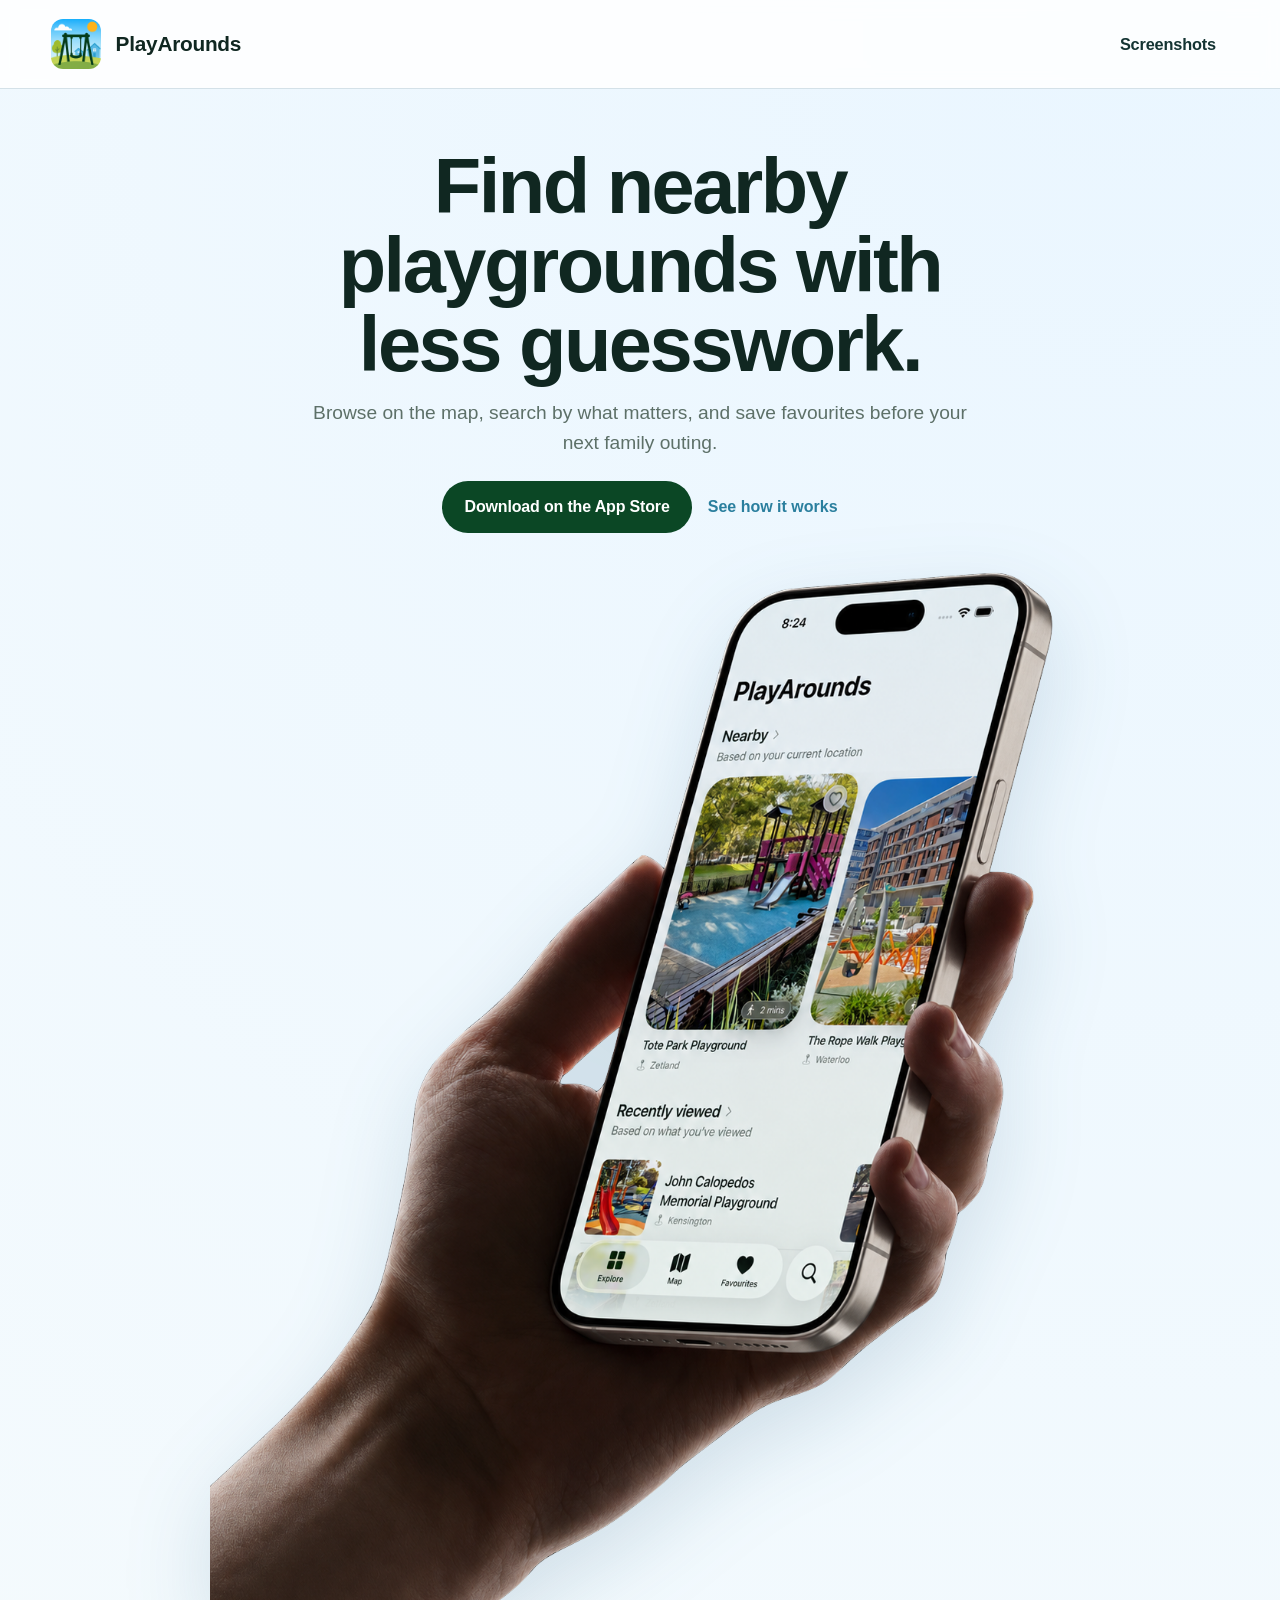
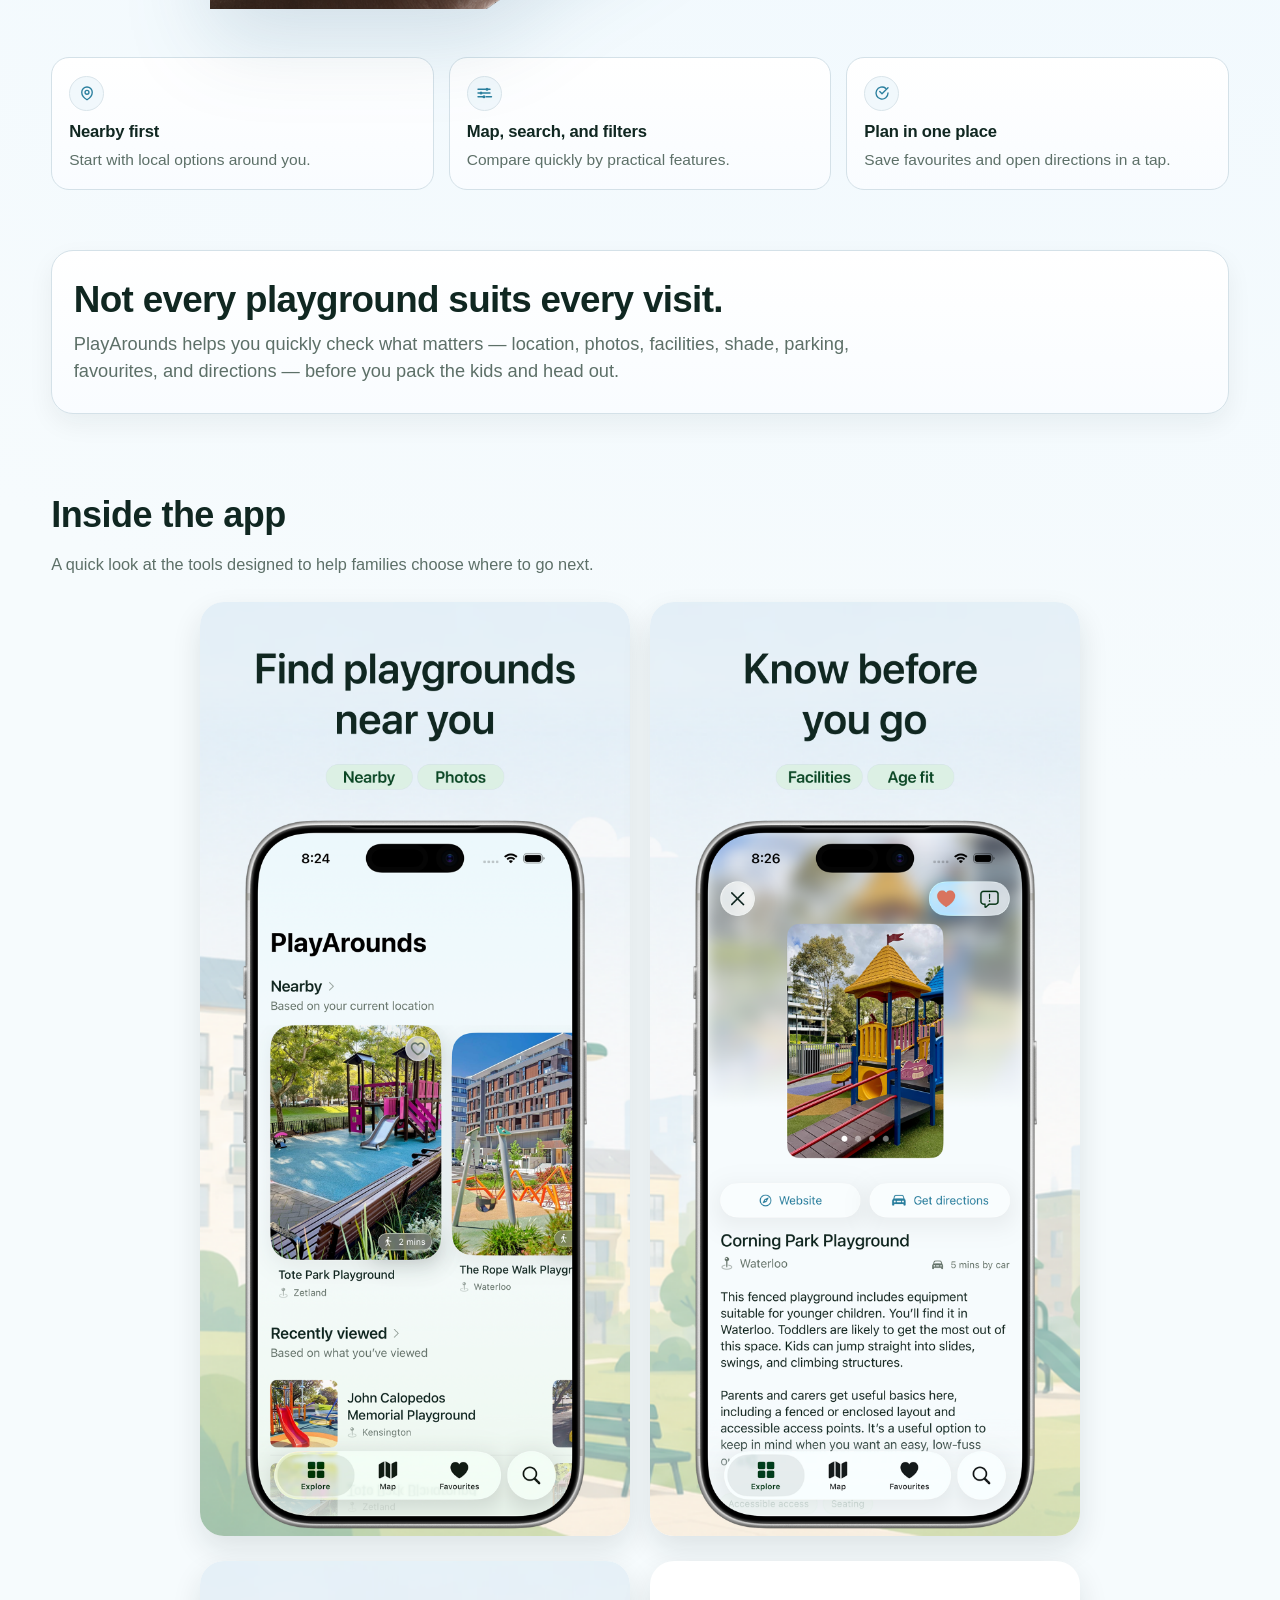
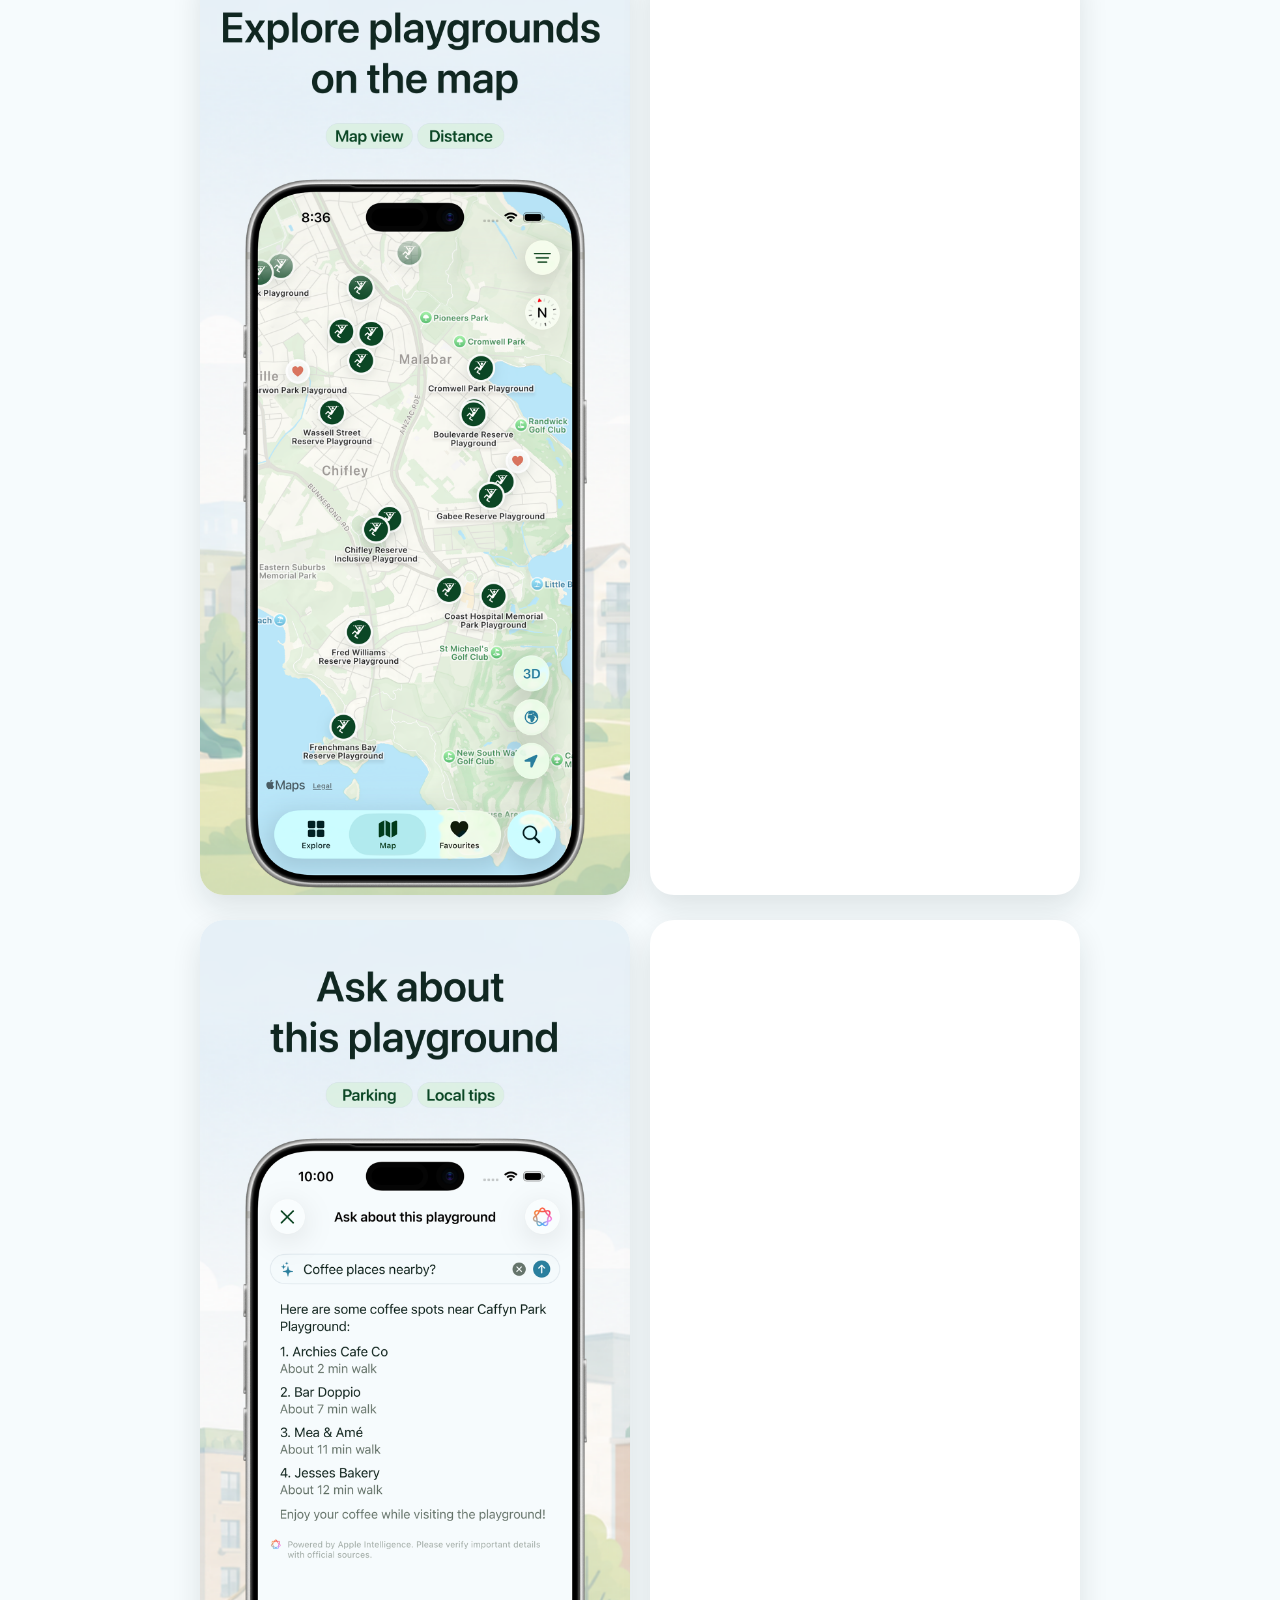
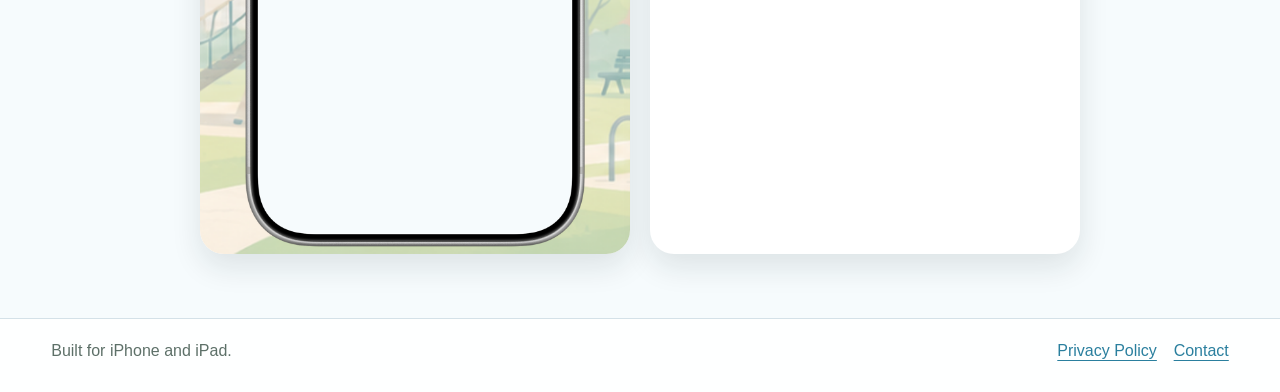
<file: index.html>
<!doctype html>
<html lang="en-AU">
  <head>
    <meta charset="utf-8" />
    <meta name="viewport" content="width=device-width, initial-scale=1" />
    <title>PlayArounds | Nearby playgrounds, fast</title>
    <meta
      name="description"
      content="PlayArounds helps families find nearby playgrounds, compare practical features, and get directions quickly. Available now on the App Store."
    />
    <link rel="icon" type="image/png" href="assets/icons/app-icon.png" />
    <link rel="stylesheet" href="styles.css" />
  </head>
  <body>
    <a class="skip-link" href="#content">Skip to content</a>

    <header class="site-header">
      <div class="shell header-row">
        <a class="brand" href="#" aria-label="PlayArounds home">
          <img src="assets/icons/app-icon.png" alt="PlayArounds app icon" width="50" height="50" />
          <span>PlayArounds</span>
        </a>
        <a class="top-link" href="#screenshots">Screenshots</a>
      </div>
    </header>

    <main id="content">
      <section class="hero">
        <div class="shell hero-grid">
          <div class="hero-copy">
            <h1>Find nearby playgrounds with less guesswork.</h1>
            <p>
              Browse on the map, search by what matters, and save favourites before
              your next family outing.
            </p>

            <div class="hero-actions">
              <a
                class="button-primary"
                href="https://apps.apple.com/au/app/playarounds/id6769753150"
                target="_blank"
                rel="noopener noreferrer"
              >
                Download on the App Store
              </a>
              <a class="button-link" href="#screenshots">See how it works</a>
            </div>
          </div>

          <figure class="hero-image-wrap">
            <img
              class="hero-image"
              src="assets/hero/hand-holding-phone.png"
              alt="Hand holding a phone showing the PlayArounds app"
              width="1122"
              height="1402"
              decoding="async"
            />
          </figure>
        </div>
      </section>

      <section class="value" aria-label="Key benefits">
        <div class="shell value-grid">
          <article class="value-card">
            <span class="icon-chip" aria-hidden="true">
              <svg viewBox="0 0 24 24" fill="none">
                <path d="M12 21s7-4.2 7-10a7 7 0 1 0-14 0c0 5.8 7 10 7 10Z" stroke="currentColor" stroke-width="1.8" stroke-linecap="round" stroke-linejoin="round"/>
                <circle cx="12" cy="11" r="2.6" stroke="currentColor" stroke-width="1.8"/>
              </svg>
            </span>
            <h3>Nearby first</h3>
            <p>Start with local options around you.</p>
          </article>

          <article class="value-card">
            <span class="icon-chip" aria-hidden="true">
              <svg viewBox="0 0 24 24" fill="none">
                <path d="M4 7h10M18 7h2M10 12h10M4 12h2M4 17h7M15 17h7" stroke="currentColor" stroke-width="1.8" stroke-linecap="round"/>
                <circle cx="16" cy="7" r="2" fill="currentColor"/>
                <circle cx="8" cy="12" r="2" fill="currentColor"/>
                <circle cx="12" cy="17" r="2" fill="currentColor"/>
              </svg>
            </span>
            <h3>Map, search, and filters</h3>
            <p>Compare quickly by practical features.</p>
          </article>

          <article class="value-card">
            <span class="icon-chip" aria-hidden="true">
              <svg viewBox="0 0 24 24" fill="none">
                <path d="M20 12a8 8 0 1 1-3-6.2" stroke="currentColor" stroke-width="1.8" stroke-linecap="round"/>
                <path d="m20 5-8 8-3-3" stroke="currentColor" stroke-width="1.8" stroke-linecap="round" stroke-linejoin="round"/>
              </svg>
            </span>
            <h3>Plan in one place</h3>
            <p>Save favourites and open directions in a tap.</p>
          </article>
        </div>
      </section>

      <section class="purpose" aria-label="Why PlayArounds exists">
        <div class="shell purpose-inner">
          <h2>Not every playground suits every visit.</h2>
          <p>
            PlayArounds helps you quickly check what matters — location,
            photos, facilities, shade, parking, favourites, and directions —
            before you pack the kids and head out.
          </p>
        </div>
      </section>

      <section class="screens" id="screenshots" aria-label="App screenshots">
        <div class="shell">
          <h2>Inside the app</h2>
          <p class="screens-intro">
            A quick look at the tools designed to help families choose where to go next.
          </p>

          <div class="shots" role="list">
            <figure role="listitem"><img src="assets/screenshots/screen-1.png" alt="Explore screen with nearby playground cards" width="1320" height="2868" loading="lazy" decoding="async" /></figure>
            <figure role="listitem"><img src="assets/screenshots/screen-2.png" alt="Map screen with playground markers" width="1320" height="2868" loading="lazy" decoding="async" /></figure>
            <figure role="listitem"><img src="assets/screenshots/screen-3.png" alt="Playground detail screen" width="1320" height="2868" loading="lazy" decoding="async" /></figure>
            <figure role="listitem"><img src="assets/screenshots/screen-4.png" alt="Search and feature screen" width="1320" height="2868" loading="lazy" decoding="async" /></figure>
            <figure role="listitem"><img src="assets/screenshots/screen-5.png" alt="Favourites screen" width="1320" height="2868" loading="lazy" decoding="async" /></figure>
            <figure role="listitem"><img src="assets/screenshots/screen-6.png" alt="Additional app screen" width="1320" height="2868" loading="lazy" decoding="async" /></figure>
          </div>
        </div>
      </section>
    </main>

    <footer class="site-footer">
      <div class="shell footer-row">
        <p>Built for iPhone and iPad.</p>
        <nav aria-label="Footer links">
          <a href="privacy/">Privacy Policy</a>
          <a href="mailto:hello@playarounds.com">Contact</a>
        </nav>
      </div>
    </footer>
  </body>
</html>
</file>
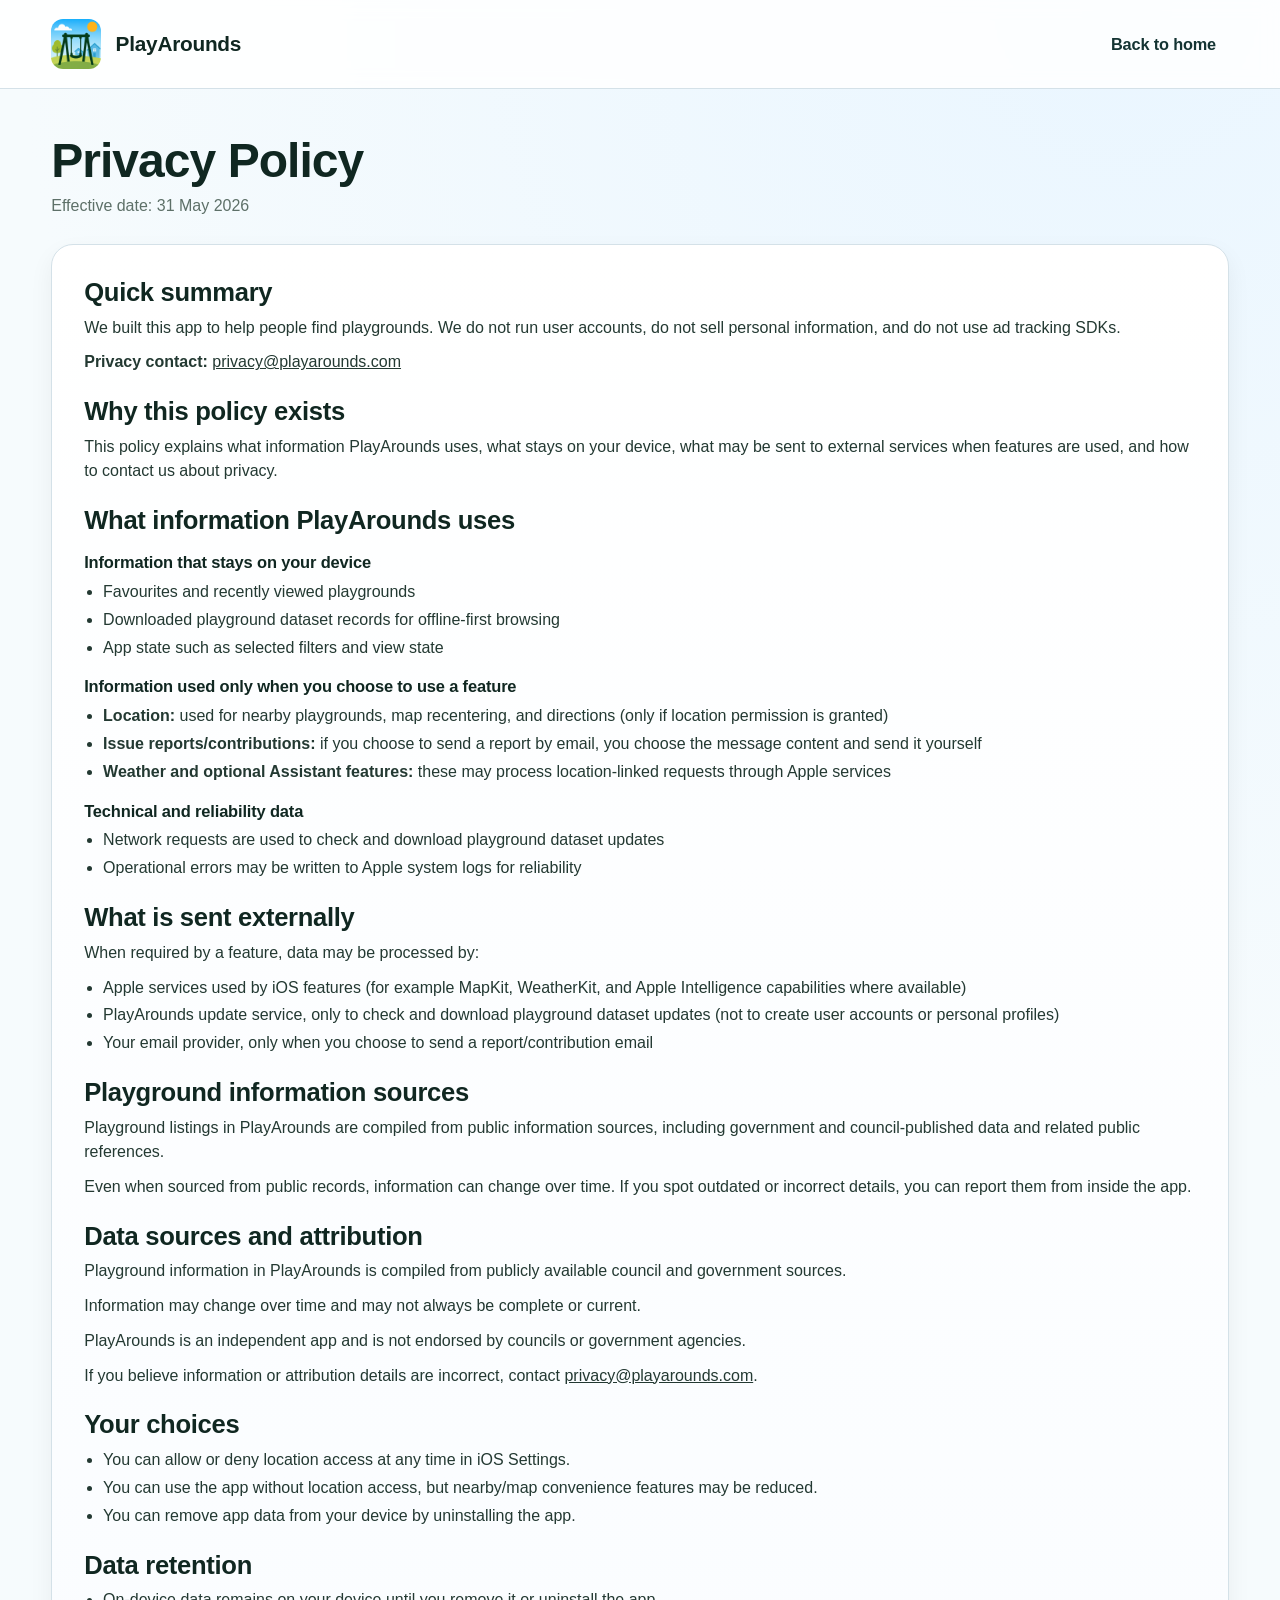
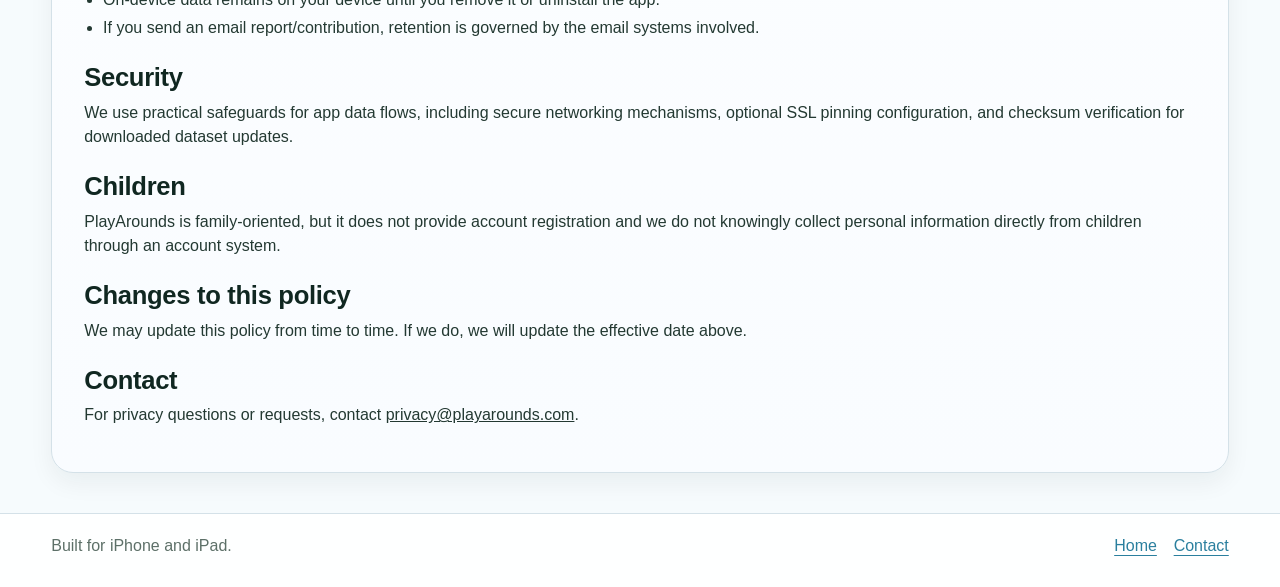
<file: privacy/index.html>
<!doctype html>
<html lang="en-AU">
  <head>
    <meta charset="utf-8" />
    <meta name="viewport" content="width=device-width, initial-scale=1" />
    <title>PlayArounds Privacy Policy</title>
    <meta
      name="description"
      content="Privacy Policy for PlayArounds, including how app data is stored on-device and when external services are used."
    />
    <link rel="icon" type="image/png" href="../assets/icons/app-icon.png" />
    <link rel="stylesheet" href="../styles.css" />
  </head>
  <body>
    <a class="skip-link" href="#policy-content">Skip to content</a>

    <header class="site-header">
      <div class="shell header-row">
        <a class="brand" href="../" aria-label="PlayArounds home">
          <img src="../assets/icons/app-icon.png" alt="PlayArounds app icon" width="50" height="50" />
          <span>PlayArounds</span>
        </a>
        <a class="top-link" href="../">Back to home</a>
      </div>
    </header>

    <main id="policy-content" class="policy-page">
      <section class="policy-hero">
        <div class="shell">
          <h1>Privacy Policy</h1>
          <p class="policy-effective">Effective date: 31 May 2026</p>
        </div>
      </section>

      <section class="policy-body">
        <div class="shell policy-card">
          <h2>Quick summary</h2>
          <p>
            We built this app to help people find playgrounds.
            We do not run user accounts, do not sell personal information, and do not use ad tracking SDKs.
          </p>
          <p><strong>Privacy contact:</strong> <a href="mailto:privacy@playarounds.com">privacy@playarounds.com</a></p>

          <h2>Why this policy exists</h2>
          <p>
            This policy explains what information PlayArounds uses, what stays on your device,
            what may be sent to external services when features are used, and how to contact us about privacy.
          </p>

          <h2>What information PlayArounds uses</h2>
          <h3>Information that stays on your device</h3>
          <ul>
            <li>Favourites and recently viewed playgrounds</li>
            <li>Downloaded playground dataset records for offline-first browsing</li>
            <li>App state such as selected filters and view state</li>
          </ul>

          <h3>Information used only when you choose to use a feature</h3>
          <ul>
            <li><strong>Location:</strong> used for nearby playgrounds, map recentering, and directions (only if location permission is granted)</li>
            <li><strong>Issue reports/contributions:</strong> if you choose to send a report by email, you choose the message content and send it yourself</li>
            <li><strong>Weather and optional Assistant features:</strong> these may process location-linked requests through Apple services</li>
          </ul>

          <h3>Technical and reliability data</h3>
          <ul>
            <li>Network requests are used to check and download playground dataset updates</li>
            <li>Operational errors may be written to Apple system logs for reliability</li>
          </ul>

          <h2>What is sent externally</h2>
          <p>When required by a feature, data may be processed by:</p>
          <ul>
            <li>Apple services used by iOS features (for example MapKit, WeatherKit, and Apple Intelligence capabilities where available)</li>
            <li>PlayArounds update service, only to check and download playground dataset updates (not to create user accounts or personal profiles)</li>
            <li>Your email provider, only when you choose to send a report/contribution email</li>
          </ul>

          <h2>Playground information sources</h2>
          <p>
            Playground listings in PlayArounds are compiled from public information sources,
            including government and council-published data and related public references.
          </p>
          <p>
            Even when sourced from public records, information can change over time.
            If you spot outdated or incorrect details, you can report them from inside the app.
          </p>

          <h2>Data sources and attribution</h2>
          <p>
            Playground information in PlayArounds is compiled from publicly available council and government sources.
          </p>
          <p>
            Information may change over time and may not always be complete or current.
          </p>
          <p>
            PlayArounds is an independent app and is not endorsed by councils or government agencies.
          </p>
          <p>
            If you believe information or attribution details are incorrect, contact
            <a href="mailto:privacy@playarounds.com">privacy@playarounds.com</a>.
          </p>

          <h2>Your choices</h2>
          <ul>
            <li>You can allow or deny location access at any time in iOS Settings.</li>
            <li>You can use the app without location access, but nearby/map convenience features may be reduced.</li>
            <li>You can remove app data from your device by uninstalling the app.</li>
          </ul>

          <h2>Data retention</h2>
          <ul>
            <li>On-device data remains on your device until you remove it or uninstall the app.</li>
            <li>If you send an email report/contribution, retention is governed by the email systems involved.</li>
          </ul>

          <h2>Security</h2>
          <p>
            We use practical safeguards for app data flows, including secure networking mechanisms,
            optional SSL pinning configuration, and checksum verification for downloaded dataset updates.
          </p>

          <h2>Children</h2>
          <p>
            PlayArounds is family-oriented, but it does not provide account registration and we do not knowingly
            collect personal information directly from children through an account system.
          </p>

          <h2>Changes to this policy</h2>
          <p>
            We may update this policy from time to time. If we do, we will update the effective date above.
          </p>

          <h2>Contact</h2>
          <p>
            For privacy questions or requests, contact
            <a href="mailto:privacy@playarounds.com">privacy@playarounds.com</a>.
          </p>
        </div>
      </section>
    </main>

    <footer class="site-footer">
      <div class="shell footer-row">
        <p>Built for iPhone and iPad.</p>
        <nav aria-label="Footer links">
          <a href="../">Home</a>
          <a href="mailto:privacy@playarounds.com">Contact</a>
        </nav>
      </div>
    </footer>
  </body>
</html>
</file>
<file: styles.css>
:root {
  --bg: #f6fbfd;
  --surface: #ffffff;
  --surface-soft: #f9fcff;
  --text: #102721;
  --muted: #5d7068;
  --line: #d4e1e8;
  --brand: #0b4725;
  --brand-2: #2a7f9e;

  --space-1: 0.5rem;
  --space-2: 0.75rem;
  --space-3: 1rem;
  --space-4: 1.5rem;
  --space-5: 2.25rem;
  --space-6: 3.25rem;
}

* {
  box-sizing: border-box;
}

html,
body {
  margin: 0;
  padding: 0;
}

body {
  font-family: -apple-system, BlinkMacSystemFont, "SF Pro Text", "Segoe UI", sans-serif;
  background: radial-gradient(circle at 88% 0%, #eaf6ff 0%, var(--bg) 45%) no-repeat;
  color: var(--text);
  line-height: 1.52;
  -webkit-font-smoothing: antialiased;
  text-rendering: optimizeLegibility;
}

img {
  display: block;
  max-width: 100%;
}

a {
  color: inherit;
}

.shell {
  width: min(1200px, 92vw);
  margin-inline: auto;
}

.skip-link {
  position: absolute;
  top: -100px;
  left: 12px;
  z-index: 100;
  background: var(--brand);
  color: #fff;
  padding: 0.62rem 0.86rem;
  border-radius: 10px;
}

.skip-link:focus-visible {
  top: 10px;
}

:focus-visible {
  outline: 3px solid var(--brand-2);
  outline-offset: 2px;
}

.site-header {
  position: sticky;
  top: 0;
  z-index: 20;
  border-bottom: 1px solid var(--line);
  backdrop-filter: blur(8px);
  background: color-mix(in oklab, var(--surface) 86%, transparent);
}

.header-row {
  min-height: 88px;
  display: flex;
  align-items: center;
  justify-content: space-between;
  gap: var(--space-5);
}

.brand {
  text-decoration: none;
  display: inline-flex;
  align-items: center;
  gap: 0.9rem;
  font-weight: 700;
  font-size: 1.3rem;
  letter-spacing: -0.012em;
}

.brand img {
  border-radius: 12px;
}

.top-link {
  text-decoration: none;
  color: color-mix(in oklab, var(--text) 84%, var(--brand-2));
  font-weight: 650;
  font-size: 1.02rem;
  letter-spacing: -0.01em;
  padding: 0.5rem 0.8rem;
}

.hero {
  padding: var(--space-5) 0 var(--space-4);
}

.hero-grid {
  display: grid;
  gap: 0.55rem;
  justify-items: center;
}

.hero-copy {
  text-align: center;
  width: min(100%, 980px);
}

.hero-copy h1 {
  margin: 0.35rem auto 0.9rem;
  max-width: 18ch;
  font-size: clamp(2.3rem, 6.1vw, 4.85rem);
  line-height: 1.02;
  letter-spacing: -0.032em;
  text-wrap: balance;
}

.hero-copy p {
  margin: 0 auto;
  max-width: 64ch;
  color: var(--muted);
  font-size: clamp(1.03rem, 1.65vw, 1.2rem);
}

.hero-actions {
  margin-top: var(--space-4);
  display: flex;
  gap: var(--space-3);
  justify-content: center;
  align-items: center;
  flex-wrap: wrap;
}

.button-primary {
  text-decoration: none;
  background: var(--brand);
  color: #fff;
  border-radius: 999px;
  font-weight: 700;
  letter-spacing: -0.01em;
  padding: 0.86rem 1.38rem;
  min-height: 44px;
  display: inline-flex;
  align-items: center;
}

.button-primary:hover {
  background: color-mix(in oklab, var(--brand) 80%, black);
}

.button-link {
  text-decoration: none;
  color: var(--brand-2);
  font-weight: 600;
}

.note {
  margin-top: 0.7rem;
  font-size: 0.93rem;
}

.hero-image-wrap {
  margin: -0.42rem 0 0;
  width: min(100%, 860px);
}

.hero-image {
  width: 100%;
  height: auto;
  filter: drop-shadow(0 30px 42px rgba(34, 88, 116, 0.16));
}

.value {
  padding: var(--space-4) 0 var(--space-5);
}

.value-grid {
  display: grid;
  gap: 0.95rem;
}

.value-card {
  border: 1px solid var(--line);
  background: linear-gradient(180deg, var(--surface) 0%, var(--surface-soft) 100%);
  border-radius: 18px;
  padding: 1.08rem 1.06rem 1.12rem;
}

.icon-chip {
  width: 35px;
  height: 35px;
  border-radius: 999px;
  display: inline-flex;
  align-items: center;
  justify-content: center;
  color: var(--brand-2);
  background: color-mix(in oklab, #ffffff 65%, #d7ebf7);
  border: 1px solid color-mix(in oklab, var(--line) 85%, #ffffff);
}

.icon-chip svg {
  width: 18px;
  height: 18px;
}

.value-card h3 {
  margin: 0.68rem 0 0.3rem;
  font-size: 1.04rem;
  line-height: 1.3;
  letter-spacing: -0.012em;
}

.value-card p {
  margin: 0;
  color: var(--muted);
  font-size: 0.97rem;
}

.purpose {
  padding: var(--space-4) 0 var(--space-6);
}

.purpose-inner {
  border: 1px solid var(--line);
  background: linear-gradient(180deg, var(--surface) 0%, var(--surface-soft) 100%);
  border-radius: 22px;
  padding: 1.7rem 1.35rem 1.75rem;
  box-shadow: 0 10px 26px rgba(16, 39, 33, 0.06);
}

.purpose h2 {
  margin: 0 0 0.62rem;
  font-size: clamp(1.62rem, 3.4vw, 2.3rem);
  line-height: 1.12;
  letter-spacing: -0.018em;
}

.purpose p {
  margin: 0;
  color: var(--muted);
  max-width: 78ch;
  font-size: clamp(1.02rem, 1.45vw, 1.14rem);
}

.screens {
  padding: 1.35rem 0 3.5rem;
}

.screens h2 {
  margin: 0;
  font-size: clamp(1.55rem, 3.7vw, 2.25rem);
  letter-spacing: -0.015em;
}

.screens-intro {
  margin: 0.58rem 0 1.6rem;
  color: var(--muted);
  max-width: 66ch;
  font-size: 1.02rem;
}

.shots {
  display: grid;
  grid-auto-flow: column;
  grid-auto-columns: minmax(300px, 84vw);
  gap: 1.08rem;
  overflow-x: auto;
  scroll-snap-type: x mandatory;
  padding-bottom: 0.5rem;
}

.shots figure {
  margin: 0;
  border-radius: 24px;
  overflow: hidden;
  background: var(--surface);
  box-shadow: 0 13px 30px rgba(16, 39, 33, 0.11);
  scroll-snap-align: start;
}

.shots img {
  width: 100%;
  height: auto;
}

.site-footer {
  border-top: 1px solid var(--line);
  padding: 1.25rem 0 1.78rem;
  background: color-mix(in oklab, var(--surface) 90%, transparent);
}

.footer-row {
  display: grid;
  gap: 0.75rem;
}

.footer-row p {
  margin: 0;
  color: var(--muted);
}

.footer-row nav {
  display: flex;
  flex-wrap: wrap;
  gap: 1.05rem;
}

.footer-row nav a {
  color: var(--brand-2);
  text-underline-offset: 0.22em;
}

@media (min-width: 860px) {
  .hero {
    padding-top: var(--space-6);
  }

  .value-grid {
    grid-template-columns: repeat(3, minmax(0, 1fr));
  }

  .shots {
    grid-auto-flow: initial;
    overflow: visible;
    justify-content: center;
    column-gap: 1.2rem;
    row-gap: 1.55rem;
    grid-template-columns: repeat(2, minmax(320px, 430px));
  }

  .footer-row {
    grid-template-columns: 1fr auto;
    align-items: center;
  }
}

/* Privacy page */
.policy-page {
  padding-bottom: 2.5rem;
}

.policy-hero {
  padding: 2.2rem 0 0.8rem;
}

.policy-hero h1 {
  margin: 0;
  font-size: clamp(2rem, 4.8vw, 3rem);
  letter-spacing: -0.02em;
  line-height: 1.07;
}

.policy-effective {
  margin: 0.45rem 0 0;
  color: var(--muted);
}

.policy-body {
  padding: 0.8rem 0 0;
}

.policy-card {
  border: 1px solid var(--line);
  background: linear-gradient(180deg, var(--surface) 0%, var(--surface-soft) 100%);
  border-radius: 22px;
  padding: 1.5rem 1.25rem 1.6rem;
  box-shadow: 0 10px 24px rgba(16, 39, 33, 0.06);
}

.policy-card h2 {
  margin: 1.35rem 0 0.5rem;
  font-size: clamp(1.25rem, 2.4vw, 1.6rem);
  letter-spacing: -0.012em;
  line-height: 1.2;
}

.policy-card h2:first-child {
  margin-top: 0;
}

.policy-card h3 {
  margin: 0.9rem 0 0.3rem;
  font-size: 1.03rem;
  letter-spacing: -0.01em;
}

.policy-card p,
.policy-card li {
  color: color-mix(in oklab, var(--text) 74%, var(--muted));
}

.policy-card p {
  margin: 0.35rem 0 0.65rem;
}

.policy-card ul {
  margin: 0.25rem 0 0.9rem;
  padding-left: 1.18rem;
}

.policy-card li {
  margin: 0.22rem 0;
}

@media (min-width: 860px) {
  .policy-hero {
    padding-top: 2.9rem;
  }

  .policy-card {
    padding: 2rem 2rem 2.15rem;
  }
}
</file>
